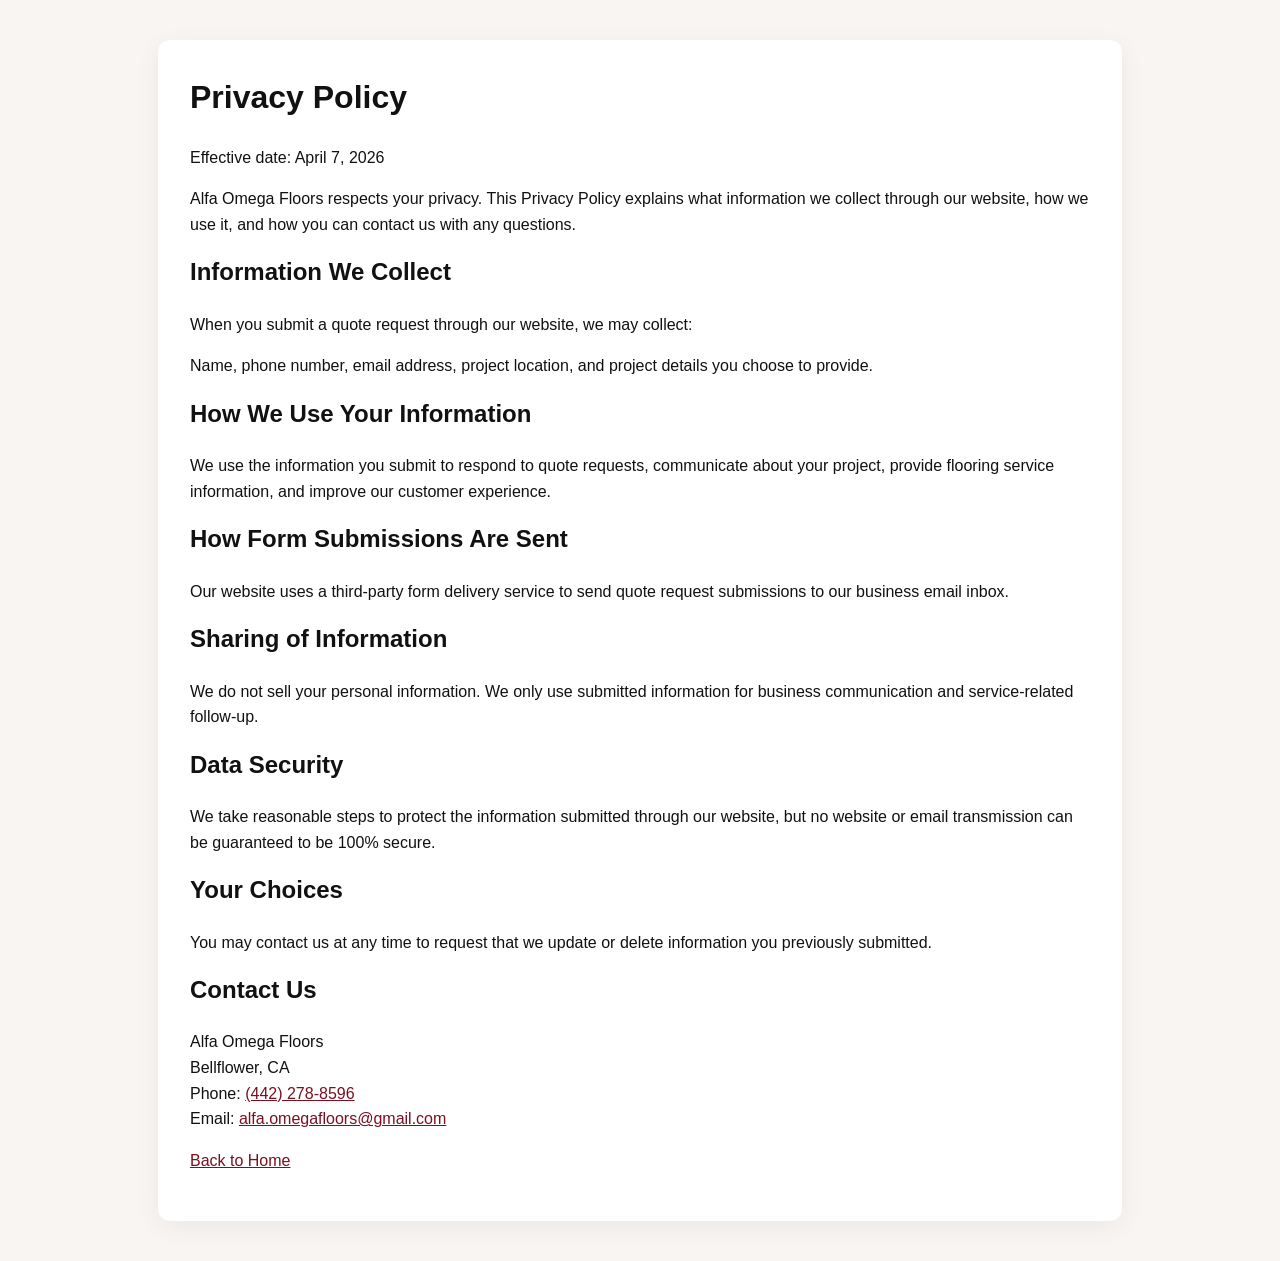
<file: privacy.html>
<!DOCTYPE html>
<html lang="en">
<head>
  <meta charset="UTF-8" />
  <meta name="viewport" content="width=device-width, initial-scale=1.0" />
  <title>Privacy Policy | Alfa Omega Floors</title>
  <meta name="description" content="Privacy Policy for Alfa Omega Floors." />
  <style>
    body {
      font-family: Arial, sans-serif;
      line-height: 1.6;
      margin: 0;
      padding: 40px 20px;
      color: #111;
      background: #f8f5f2;
    }
    .wrap {
      max-width: 900px;
      margin: 0 auto;
      background: #fff;
      padding: 32px;
      border-radius: 12px;
      box-shadow: 0 6px 24px rgba(0,0,0,0.06);
    }
    h1, h2 {
      margin-top: 0;
    }
    a {
      color: #7a1020;
    }
  </style>
</head>
<body>
  <div class="wrap">
    <h1>Privacy Policy</h1>
    <p>Effective date: April 7, 2026</p>

    <p>Alfa Omega Floors respects your privacy. This Privacy Policy explains what information we collect through our website, how we use it, and how you can contact us with any questions.</p>

    <h2>Information We Collect</h2>
    <p>When you submit a quote request through our website, we may collect:</p>
    <p>Name, phone number, email address, project location, and project details you choose to provide.</p>

    <h2>How We Use Your Information</h2>
    <p>We use the information you submit to respond to quote requests, communicate about your project, provide flooring service information, and improve our customer experience.</p>

    <h2>How Form Submissions Are Sent</h2>
    <p>Our website uses a third-party form delivery service to send quote request submissions to our business email inbox.</p>

    <h2>Sharing of Information</h2>
    <p>We do not sell your personal information. We only use submitted information for business communication and service-related follow-up.</p>

    <h2>Data Security</h2>
    <p>We take reasonable steps to protect the information submitted through our website, but no website or email transmission can be guaranteed to be 100% secure.</p>

    <h2>Your Choices</h2>
    <p>You may contact us at any time to request that we update or delete information you previously submitted.</p>

    <h2>Contact Us</h2>
    <p>
      Alfa Omega Floors<br />
      Bellflower, CA<br />
      Phone: <a href="tel:+14422788596">(442) 278-8596</a><br />
      Email: <a href="mailto:alfa.omegafloors@gmail.com">alfa.omegafloors@gmail.com</a>
    </p>
    
    <p><a href="index.html">Back to Home</a></p>
  </div>
</body>
</html>
</file>
